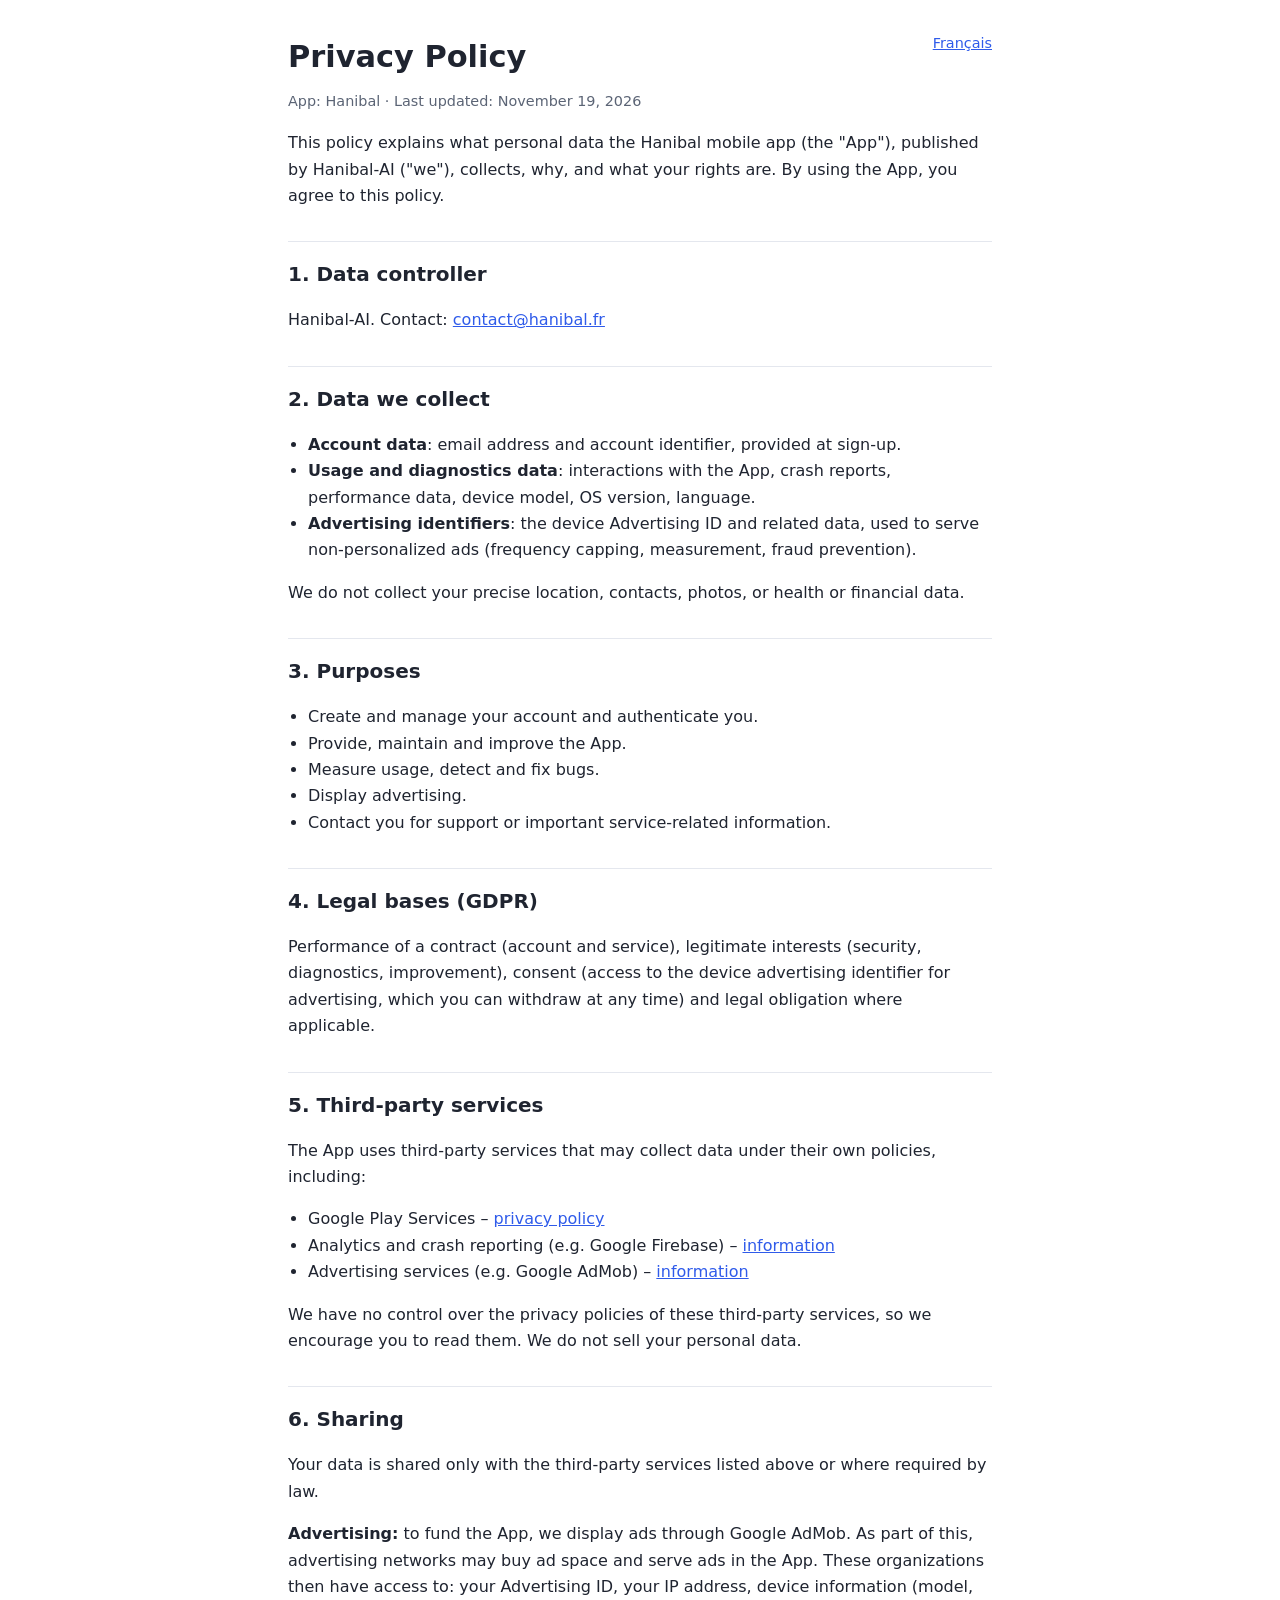
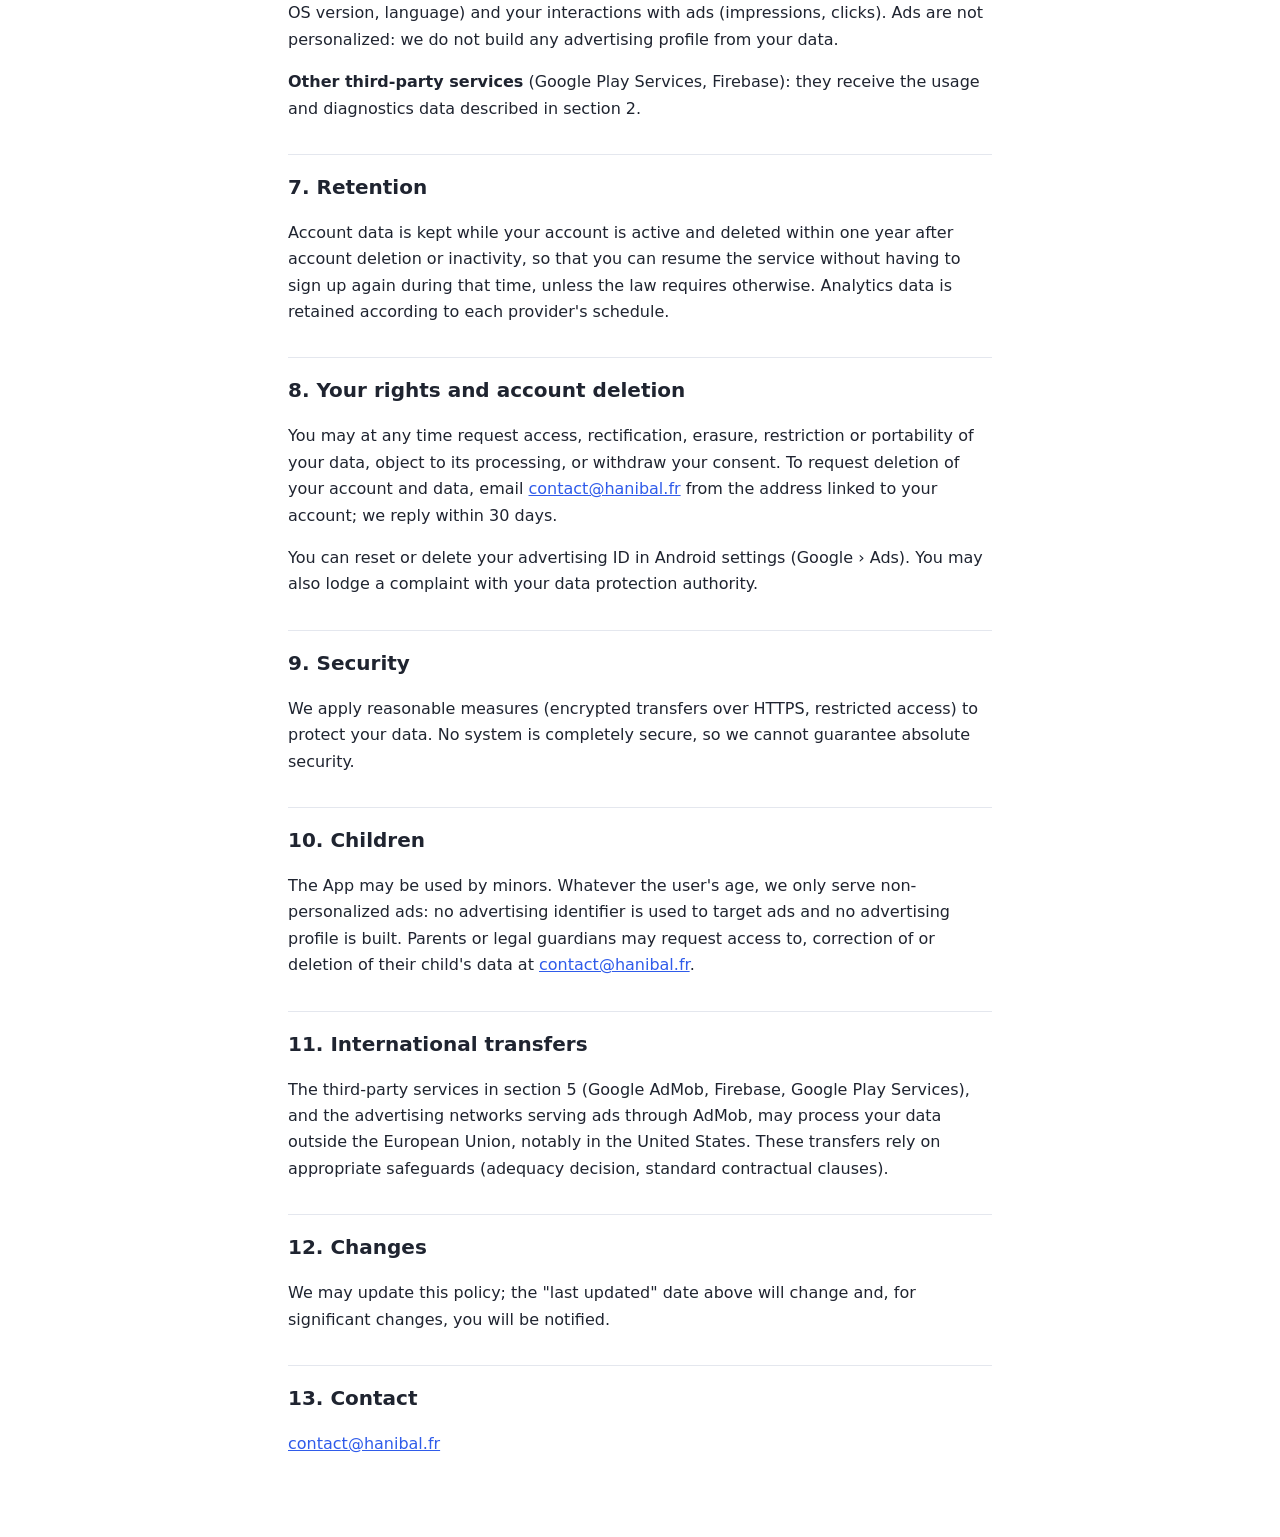
<file: index.html>
<!doctype html>
<html lang="fr">
<head>
<meta charset="utf-8">
<meta name="viewport" content="width=device-width,initial-scale=1">
<title>Hanibal – Privacy Policy / Politique de confidentialité</title>
<meta name="description" content="Privacy policy of the Hanibal app / Politique de confidentialité de l'application Hanibal">
<link rel="stylesheet" href="style.css">
<script>
  // Redirige vers la langue du navigateur ; les liens restent disponibles si JS est désactivé.
  var lang = (navigator.language || "en").toLowerCase().indexOf("fr") === 0 ? "fr" : "en";
  if (!location.hash) location.replace(lang + ".html");
</script>
</head>
<body>
<main>
  <h1>Hanibal</h1>
  <p>Politique de confidentialité · Privacy Policy</p>
  <div class="choices">
    <a href="fr.html">Français</a>
    <a href="en.html">English</a>
  </div>
</main>
</body>
</html>
</file>
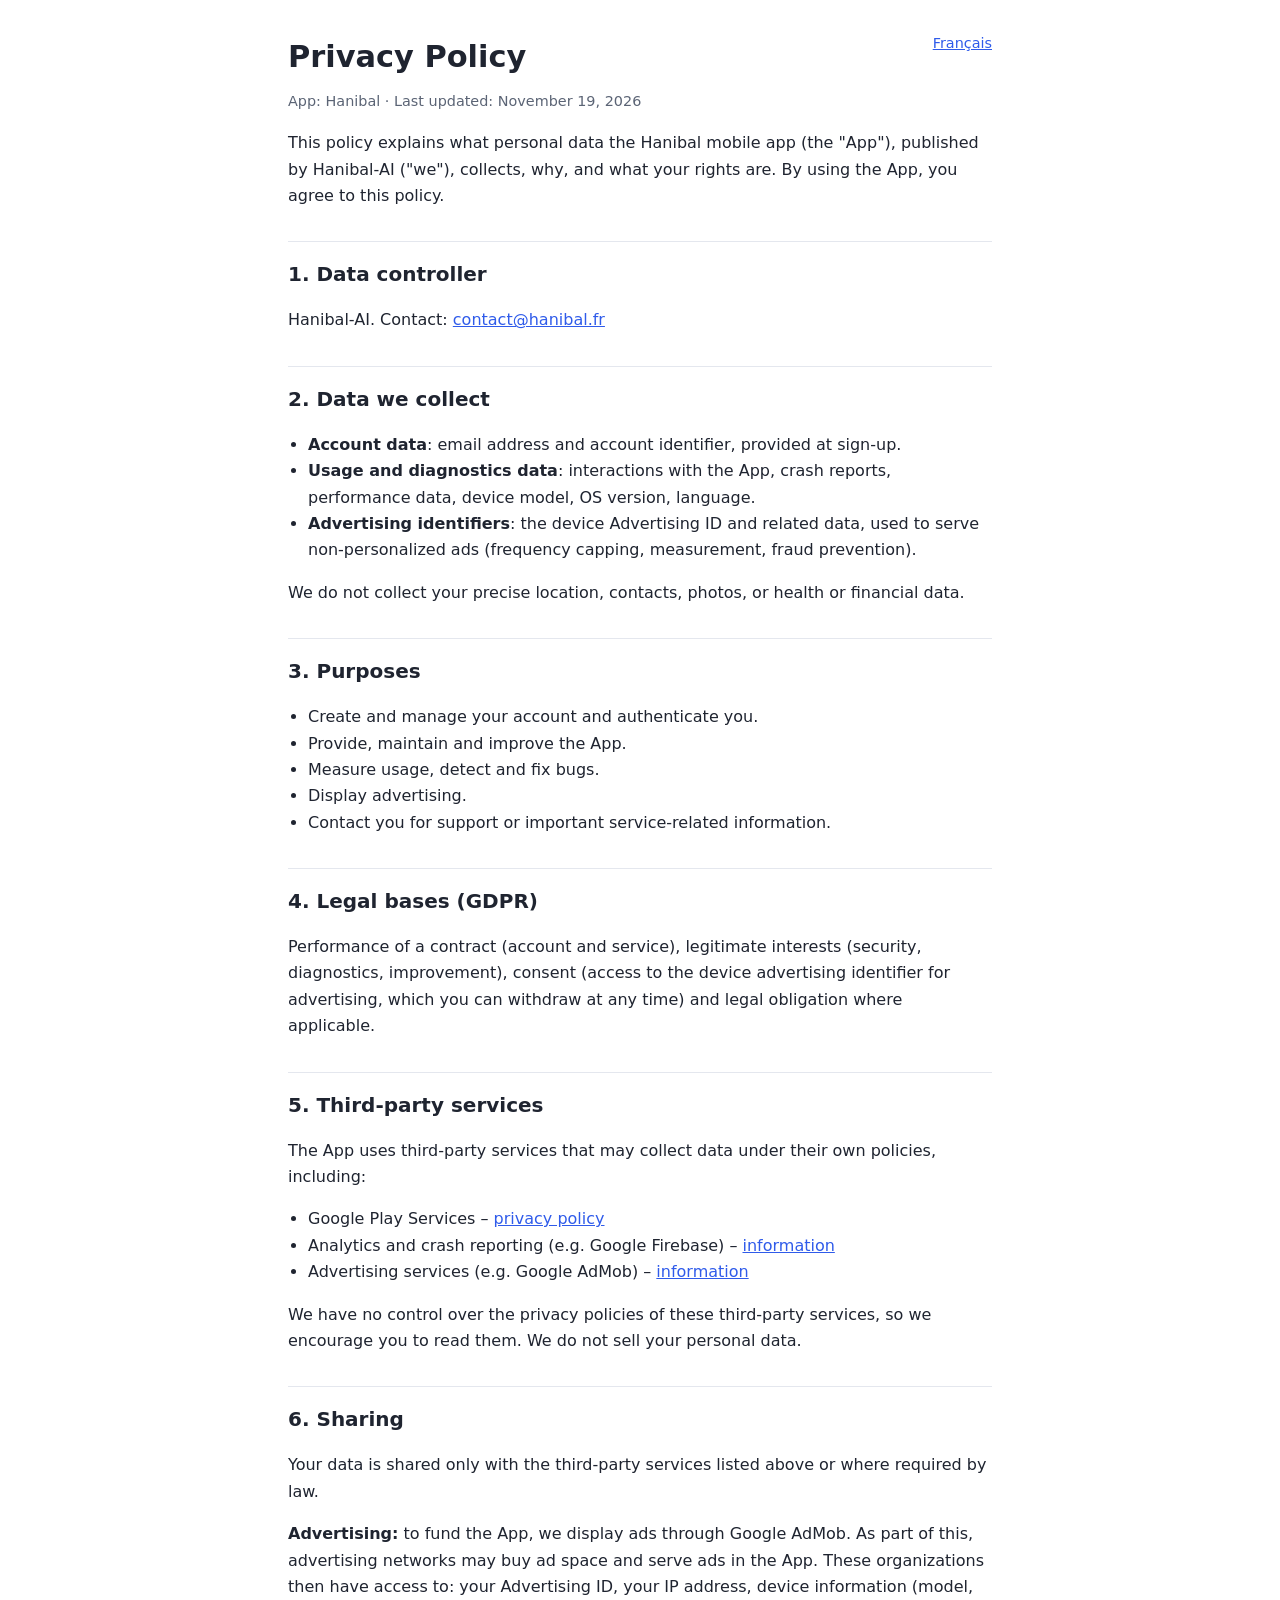
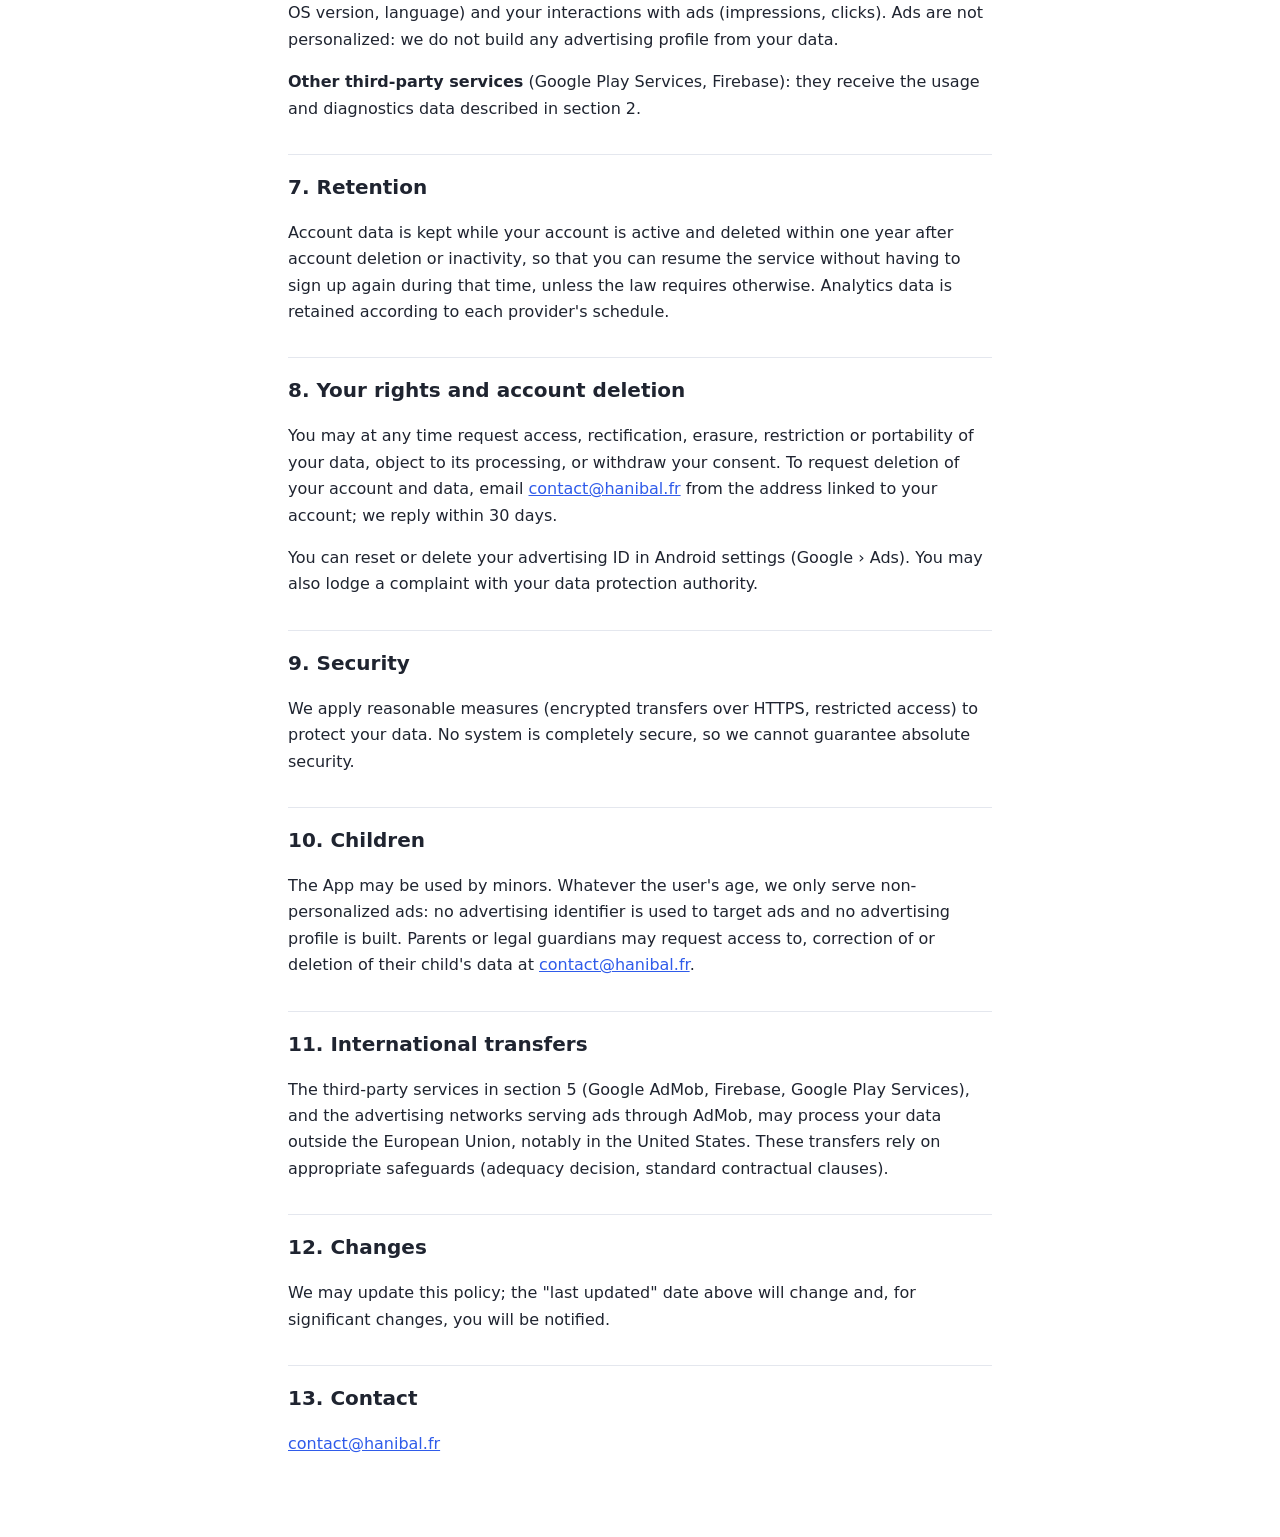
<file: en.html>
<!doctype html>
<html lang="en">
<head>
<meta charset="utf-8">
<meta name="viewport" content="width=device-width,initial-scale=1">
<title>Privacy Policy – Hanibal</title>
<meta name="description" content="Privacy policy of the Hanibal app">
<link rel="stylesheet" href="style.css">
</head>
<body>
<main>
  <a class="lang" href="fr.html" hreflang="fr">Français</a>
  <h1>Privacy Policy</h1>
  <p class="muted">App: Hanibal · Last updated: November 19, 2026</p>

  <p>This policy explains what personal data the Hanibal mobile app (the "App"), published by Hanibal-AI ("we"), collects, why, and what your rights are. By using the App, you agree to this policy.</p>

  <h2>1. Data controller</h2>
  <p>Hanibal-AI. Contact: <a href="mailto:contact@hanibal.fr">contact@hanibal.fr</a></p>

  <h2>2. Data we collect</h2>
  <ul>
    <li><strong>Account data</strong>: email address and account identifier, provided at sign-up.</li>
    <li><strong>Usage and diagnostics data</strong>: interactions with the App, crash reports, performance data, device model, OS version, language.</li>
    <li><strong>Advertising identifiers</strong>: the device Advertising ID and related data, used to serve non-personalized ads (frequency capping, measurement, fraud prevention).</li>
  </ul>
  <p>We do not collect your precise location, contacts, photos, or health or financial data.</p>

  <h2>3. Purposes</h2>
  <ul>
    <li>Create and manage your account and authenticate you.</li>
    <li>Provide, maintain and improve the App.</li>
    <li>Measure usage, detect and fix bugs.</li>
    <li>Display advertising.</li>
    <li>Contact you for support or important service-related information.</li>
  </ul>

  <h2>4. Legal bases (GDPR)</h2>
  <p>Performance of a contract (account and service), legitimate interests (security, diagnostics, improvement), consent (access to the device advertising identifier for advertising, which you can withdraw at any time) and legal obligation where applicable.</p>

  <h2>5. Third-party services</h2>
  <p>The App uses third-party services that may collect data under their own policies, including:</p>
  <ul>
    <li>Google Play Services – <a href="https://policies.google.com/privacy">privacy policy</a></li>
    <li>Analytics and crash reporting (e.g. Google Firebase) – <a href="https://firebase.google.com/support/privacy">information</a></li>
    <li>Advertising services (e.g. Google AdMob) – <a href="https://policies.google.com/technologies/ads">information</a></li>
  </ul>
  <p>We have no control over the privacy policies of these third-party services, so we encourage you to read them. We do not sell your personal data.</p>

  <h2>6. Sharing</h2>
  <p>Your data is shared only with the third-party services listed above or where required by law.</p>
  <p><strong>Advertising:</strong> to fund the App, we display ads through Google AdMob. As part of this, advertising networks may buy ad space and serve ads in the App. These organizations then have access to: your Advertising ID, your IP address, device information (model, OS version, language) and your interactions with ads (impressions, clicks). Ads are not personalized: we do not build any advertising profile from your data.</p>
  <p><strong>Other third-party services</strong> (Google Play Services, Firebase): they receive the usage and diagnostics data described in section 2.</p>

  <h2>7. Retention</h2>
  <p>Account data is kept while your account is active and deleted within one year after account deletion or inactivity, so that you can resume the service without having to sign up again during that time, unless the law requires otherwise. Analytics data is retained according to each provider's schedule.</p>

  <h2>8. Your rights and account deletion</h2>
  <p>You may at any time request access, rectification, erasure, restriction or portability of your data, object to its processing, or withdraw your consent. To request deletion of your account and data, email <a href="mailto:contact@hanibal.fr">contact@hanibal.fr</a> from the address linked to your account; we reply within 30 days.</p>
  <p>You can reset or delete your advertising ID in Android settings (Google › Ads). You may also lodge a complaint with your data protection authority.</p>

  <h2>9. Security</h2>
  <p>We apply reasonable measures (encrypted transfers over HTTPS, restricted access) to protect your data. No system is completely secure, so we cannot guarantee absolute security.</p>

  <h2>10. Children</h2>
  <p>The App may be used by minors. Whatever the user's age, we only serve non-personalized ads: no advertising identifier is used to target ads and no advertising profile is built. Parents or legal guardians may request access to, correction of or deletion of their child's data at <a href="mailto:contact@hanibal.fr">contact@hanibal.fr</a>.</p>

  <h2>11. International transfers</h2>
  <p>The third-party services in section 5 (Google AdMob, Firebase, Google Play Services), and the advertising networks serving ads through AdMob, may process your data outside the European Union, notably in the United States. These transfers rely on appropriate safeguards (adequacy decision, standard contractual clauses).</p>

  <h2>12. Changes</h2>
  <p>We may update this policy; the "last updated" date above will change and, for significant changes, you will be notified.</p>

  <h2>13. Contact</h2>
  <p><a href="mailto:contact@hanibal.fr">contact@hanibal.fr</a></p>
</main>
</body>
</html>
</file>
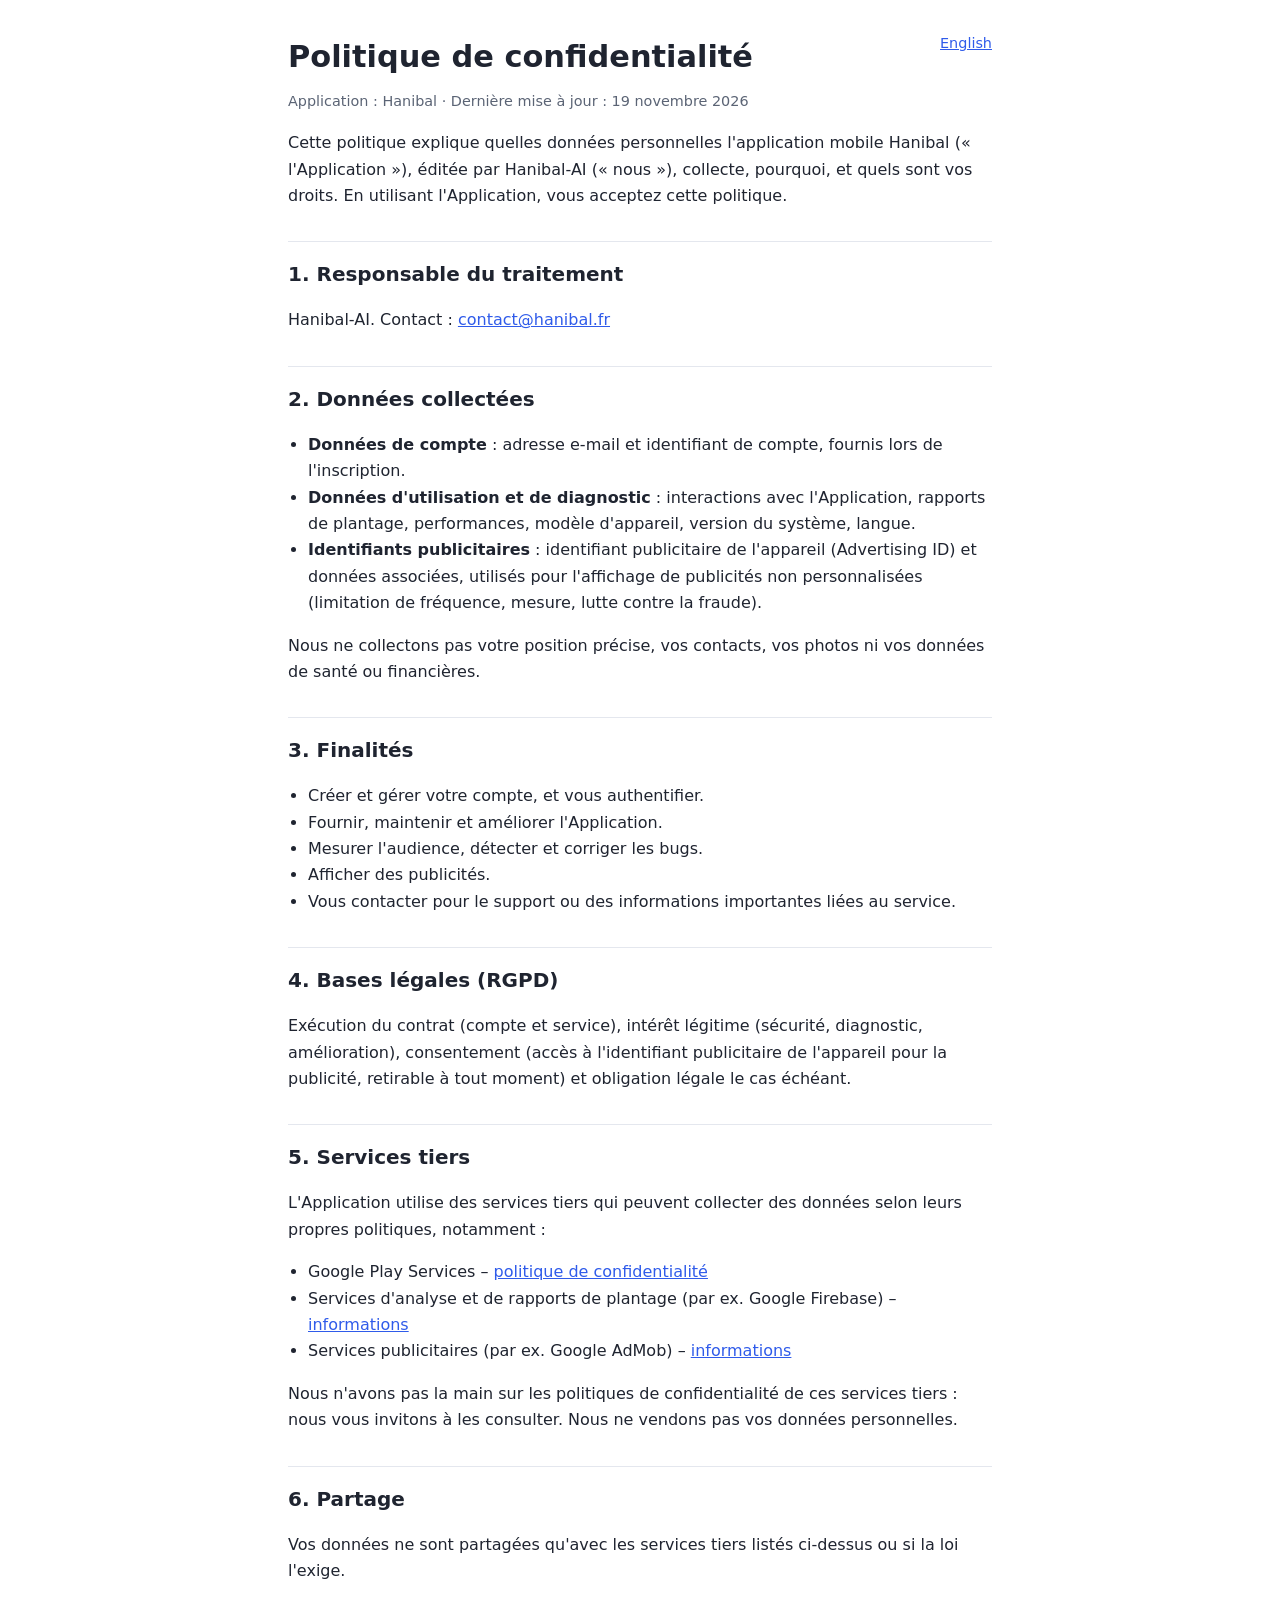
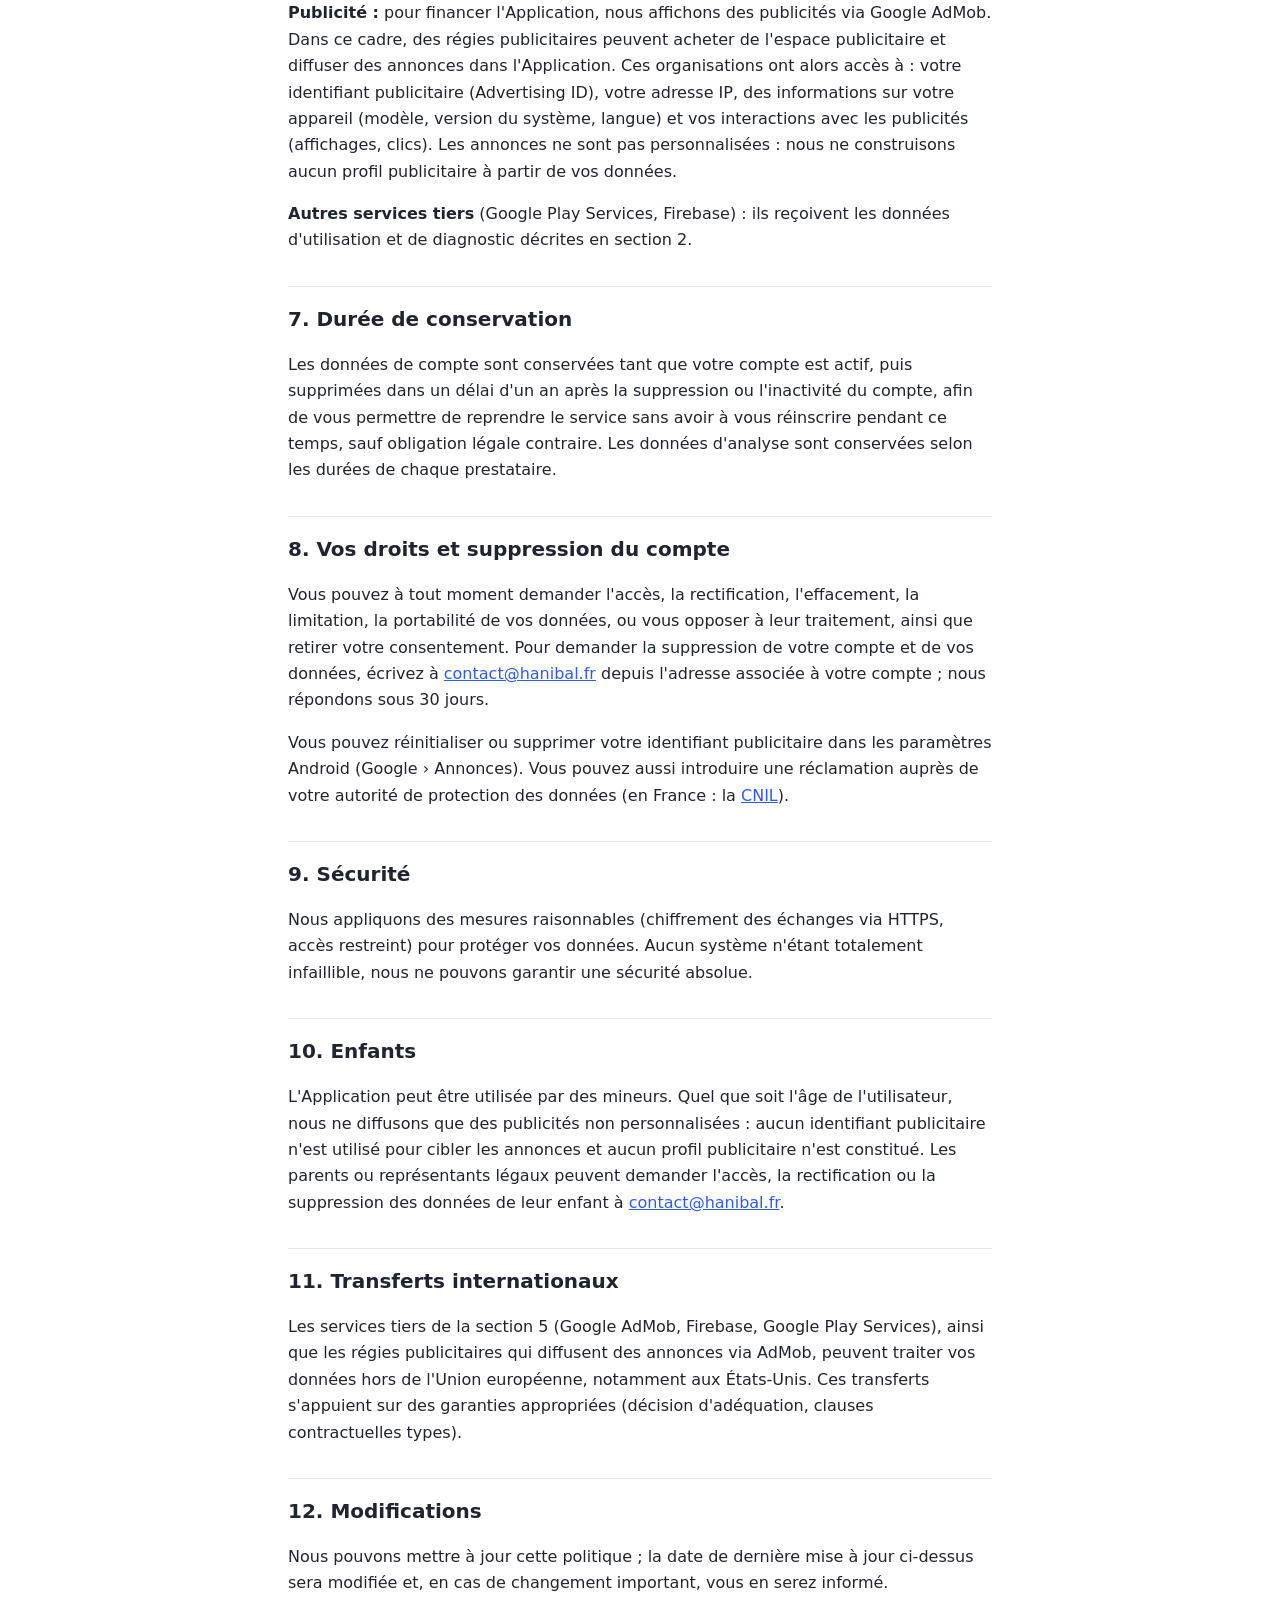
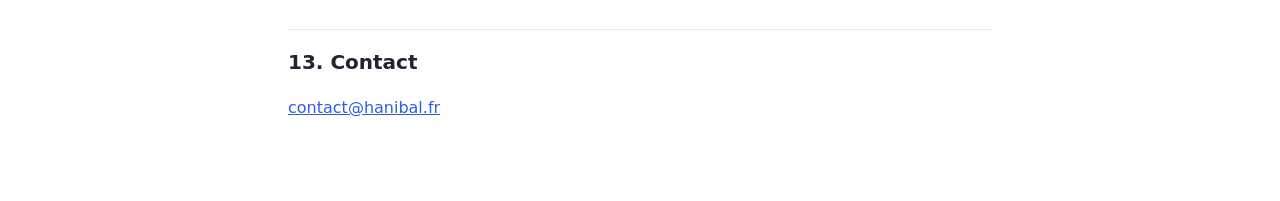
<file: fr.html>
<!doctype html>
<html lang="fr">
<head>
<meta charset="utf-8">
<meta name="viewport" content="width=device-width,initial-scale=1">
<title>Politique de confidentialité – Hanibal</title>
<meta name="description" content="Politique de confidentialité de l'application Hanibal">
<link rel="stylesheet" href="style.css">
</head>
<body>
<main>
  <a class="lang" href="en.html" hreflang="en">English</a>
  <h1>Politique de confidentialité</h1>
  <p class="muted">Application : Hanibal · Dernière mise à jour : 19 novembre 2026</p>

  <p>Cette politique explique quelles données personnelles l'application mobile Hanibal (« l'Application »), éditée par Hanibal-AI (« nous »), collecte, pourquoi, et quels sont vos droits. En utilisant l'Application, vous acceptez cette politique.</p>

  <h2>1. Responsable du traitement</h2>
  <p>Hanibal-AI. Contact : <a href="mailto:contact@hanibal.fr">contact@hanibal.fr</a></p>

  <h2>2. Données collectées</h2>
  <ul>
    <li><strong>Données de compte</strong> : adresse e-mail et identifiant de compte, fournis lors de l'inscription.</li>
    <li><strong>Données d'utilisation et de diagnostic</strong> : interactions avec l'Application, rapports de plantage, performances, modèle d'appareil, version du système, langue.</li>
    <li><strong>Identifiants publicitaires</strong> : identifiant publicitaire de l'appareil (Advertising ID) et données associées, utilisés pour l'affichage de publicités non personnalisées (limitation de fréquence, mesure, lutte contre la fraude).</li>
  </ul>
  <p>Nous ne collectons pas votre position précise, vos contacts, vos photos ni vos données de santé ou financières.</p>

  <h2>3. Finalités</h2>
  <ul>
    <li>Créer et gérer votre compte, et vous authentifier.</li>
    <li>Fournir, maintenir et améliorer l'Application.</li>
    <li>Mesurer l'audience, détecter et corriger les bugs.</li>
    <li>Afficher des publicités.</li>
    <li>Vous contacter pour le support ou des informations importantes liées au service.</li>
  </ul>

  <h2>4. Bases légales (RGPD)</h2>
  <p>Exécution du contrat (compte et service), intérêt légitime (sécurité, diagnostic, amélioration), consentement (accès à l'identifiant publicitaire de l'appareil pour la publicité, retirable à tout moment) et obligation légale le cas échéant.</p>

  <h2>5. Services tiers</h2>
  <p>L'Application utilise des services tiers qui peuvent collecter des données selon leurs propres politiques, notamment :</p>
  <ul>
    <li>Google Play Services – <a href="https://policies.google.com/privacy">politique de confidentialité</a></li>
    <li>Services d'analyse et de rapports de plantage (par ex. Google Firebase) – <a href="https://firebase.google.com/support/privacy">informations</a></li>
    <li>Services publicitaires (par ex. Google AdMob) – <a href="https://policies.google.com/technologies/ads">informations</a></li>
  </ul>
  <p>Nous n'avons pas la main sur les politiques de confidentialité de ces services tiers : nous vous invitons à les consulter. Nous ne vendons pas vos données personnelles.</p>

  <h2>6. Partage</h2>
  <p>Vos données ne sont partagées qu'avec les services tiers listés ci-dessus ou si la loi l'exige.</p>
  <p><strong>Publicité :</strong> pour financer l'Application, nous affichons des publicités via Google AdMob. Dans ce cadre, des régies publicitaires peuvent acheter de l'espace publicitaire et diffuser des annonces dans l'Application. Ces organisations ont alors accès à : votre identifiant publicitaire (Advertising ID), votre adresse IP, des informations sur votre appareil (modèle, version du système, langue) et vos interactions avec les publicités (affichages, clics). Les annonces ne sont pas personnalisées : nous ne construisons aucun profil publicitaire à partir de vos données.</p>
  <p><strong>Autres services tiers</strong> (Google Play Services, Firebase) : ils reçoivent les données d'utilisation et de diagnostic décrites en section 2.</p>

  <h2>7. Durée de conservation</h2>
  <p>Les données de compte sont conservées tant que votre compte est actif, puis supprimées dans un délai d'un an après la suppression ou l'inactivité du compte, afin de vous permettre de reprendre le service sans avoir à vous réinscrire pendant ce temps, sauf obligation légale contraire. Les données d'analyse sont conservées selon les durées de chaque prestataire.</p>

  <h2>8. Vos droits et suppression du compte</h2>
  <p>Vous pouvez à tout moment demander l'accès, la rectification, l'effacement, la limitation, la portabilité de vos données, ou vous opposer à leur traitement, ainsi que retirer votre consentement. Pour demander la suppression de votre compte et de vos données, écrivez à <a href="mailto:contact@hanibal.fr">contact@hanibal.fr</a> depuis l'adresse associée à votre compte ; nous répondons sous 30 jours.</p>
  <p>Vous pouvez réinitialiser ou supprimer votre identifiant publicitaire dans les paramètres Android (Google › Annonces). Vous pouvez aussi introduire une réclamation auprès de votre autorité de protection des données (en France : la <a href="https://www.cnil.fr">CNIL</a>).</p>

  <h2>9. Sécurité</h2>
  <p>Nous appliquons des mesures raisonnables (chiffrement des échanges via HTTPS, accès restreint) pour protéger vos données. Aucun système n'étant totalement infaillible, nous ne pouvons garantir une sécurité absolue.</p>

  <h2>10. Enfants</h2>
  <p>L'Application peut être utilisée par des mineurs. Quel que soit l'âge de l'utilisateur, nous ne diffusons que des publicités non personnalisées : aucun identifiant publicitaire n'est utilisé pour cibler les annonces et aucun profil publicitaire n'est constitué. Les parents ou représentants légaux peuvent demander l'accès, la rectification ou la suppression des données de leur enfant à <a href="mailto:contact@hanibal.fr">contact@hanibal.fr</a>.</p>

  <h2>11. Transferts internationaux</h2>
  <p>Les services tiers de la section 5 (Google AdMob, Firebase, Google Play Services), ainsi que les régies publicitaires qui diffusent des annonces via AdMob, peuvent traiter vos données hors de l'Union européenne, notamment aux États-Unis. Ces transferts s'appuient sur des garanties appropriées (décision d'adéquation, clauses contractuelles types).</p>

  <h2>12. Modifications</h2>
  <p>Nous pouvons mettre à jour cette politique ; la date de dernière mise à jour ci-dessus sera modifiée et, en cas de changement important, vous en serez informé.</p>

  <h2>13. Contact</h2>
  <p><a href="mailto:contact@hanibal.fr">contact@hanibal.fr</a></p>
</main>
</body>
</html>
</file>
<file: style.css>
:root{--bg:#fff;--fg:#1f2430;--muted:#5b6475;--accent:#2f5bea;--line:#e4e7ee}
@media(prefers-color-scheme:dark){:root{--bg:#14171f;--fg:#e8eaf0;--muted:#9aa3b5;--accent:#7b9bff;--line:#2a3040}}
*{box-sizing:border-box}
body{margin:0;background:var(--bg);color:var(--fg);font:16px/1.65 system-ui,-apple-system,"Segoe UI",Roboto,sans-serif}
main{max-width:46rem;margin:0 auto;padding:2rem 1rem 4rem}
h1{font-size:1.9rem;line-height:1.25;margin:.2em 0}
h2{font-size:1.25rem;margin:2rem 0 .5rem;padding-top:1rem;border-top:1px solid var(--line)}
a{color:var(--accent)}
.muted{color:var(--muted);font-size:.9rem}
.lang{float:right;font-size:.9rem}
ul{padding-left:1.25rem}
.choices{display:flex;gap:1rem;flex-wrap:wrap;margin-top:1.5rem}
.choices a{padding:.8rem 1.4rem;border:1px solid var(--line);border-radius:.6rem;text-decoration:none;font-weight:600}
</file>
